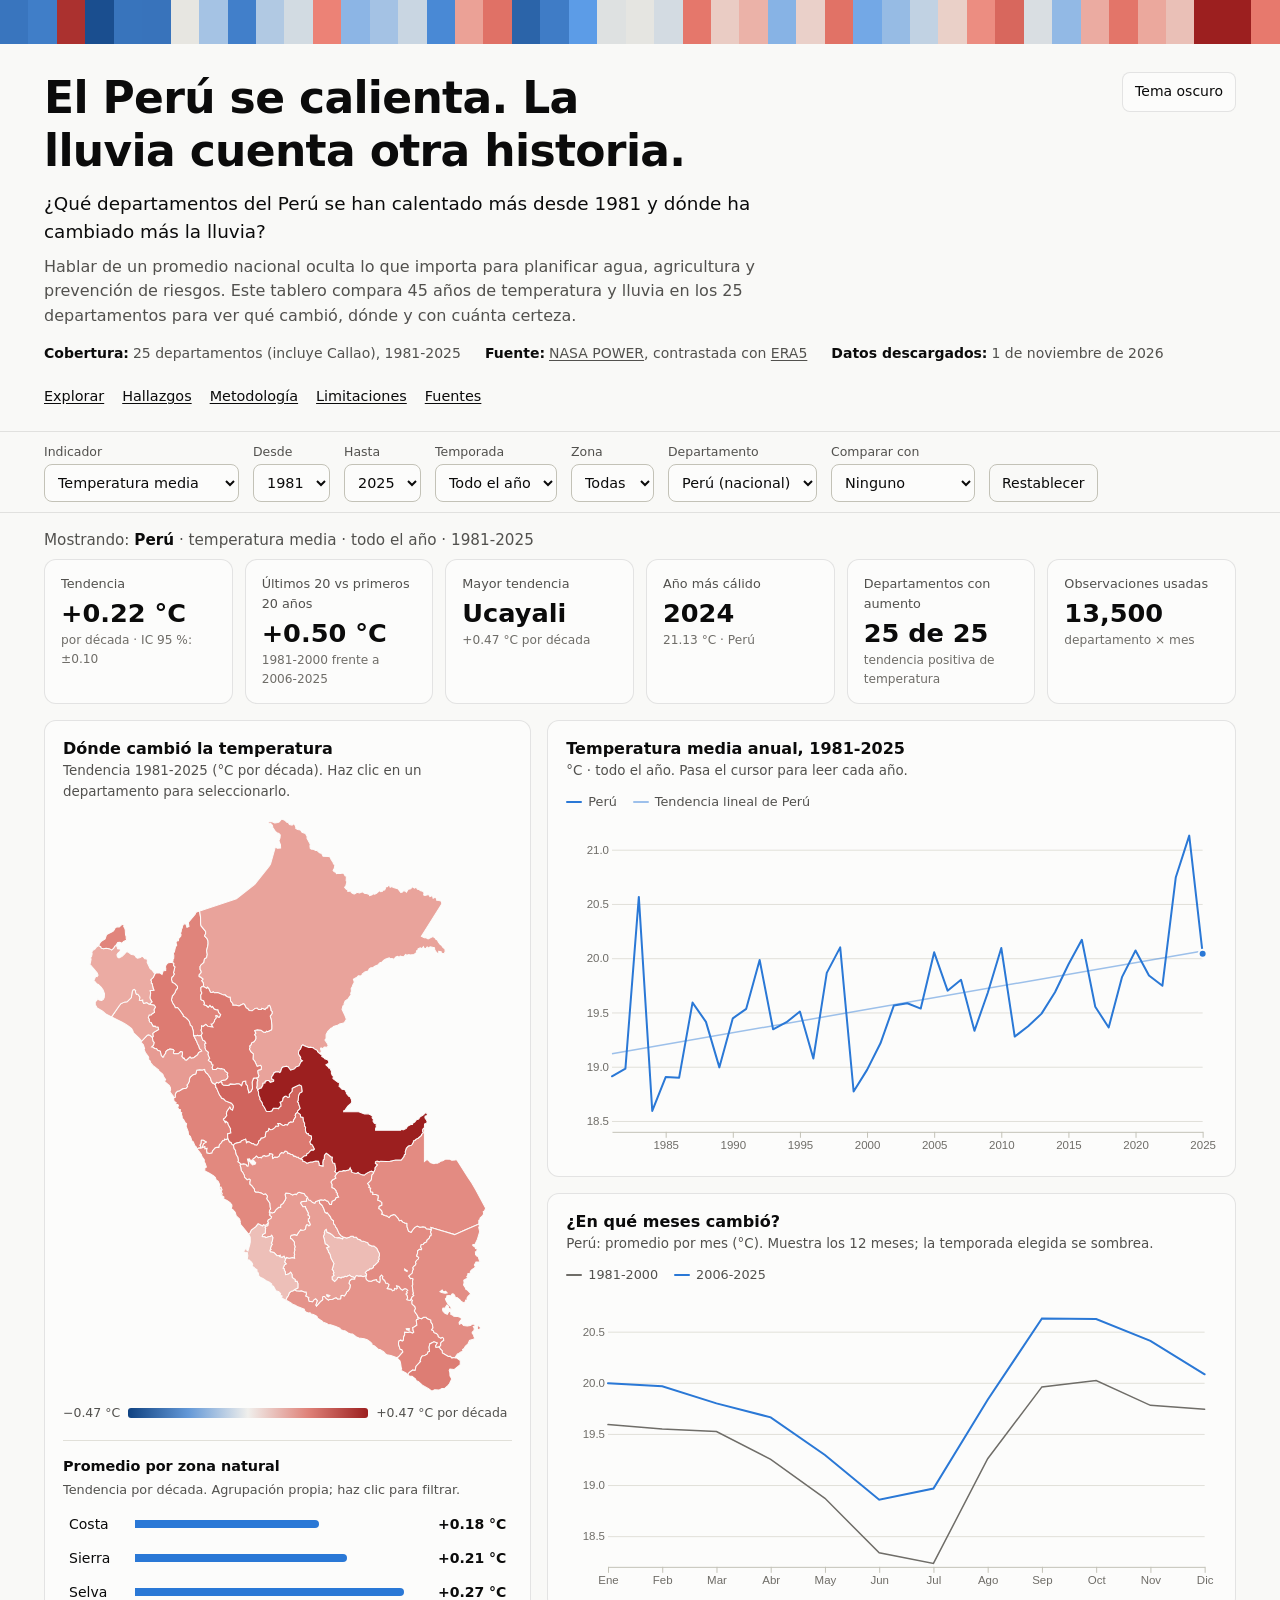
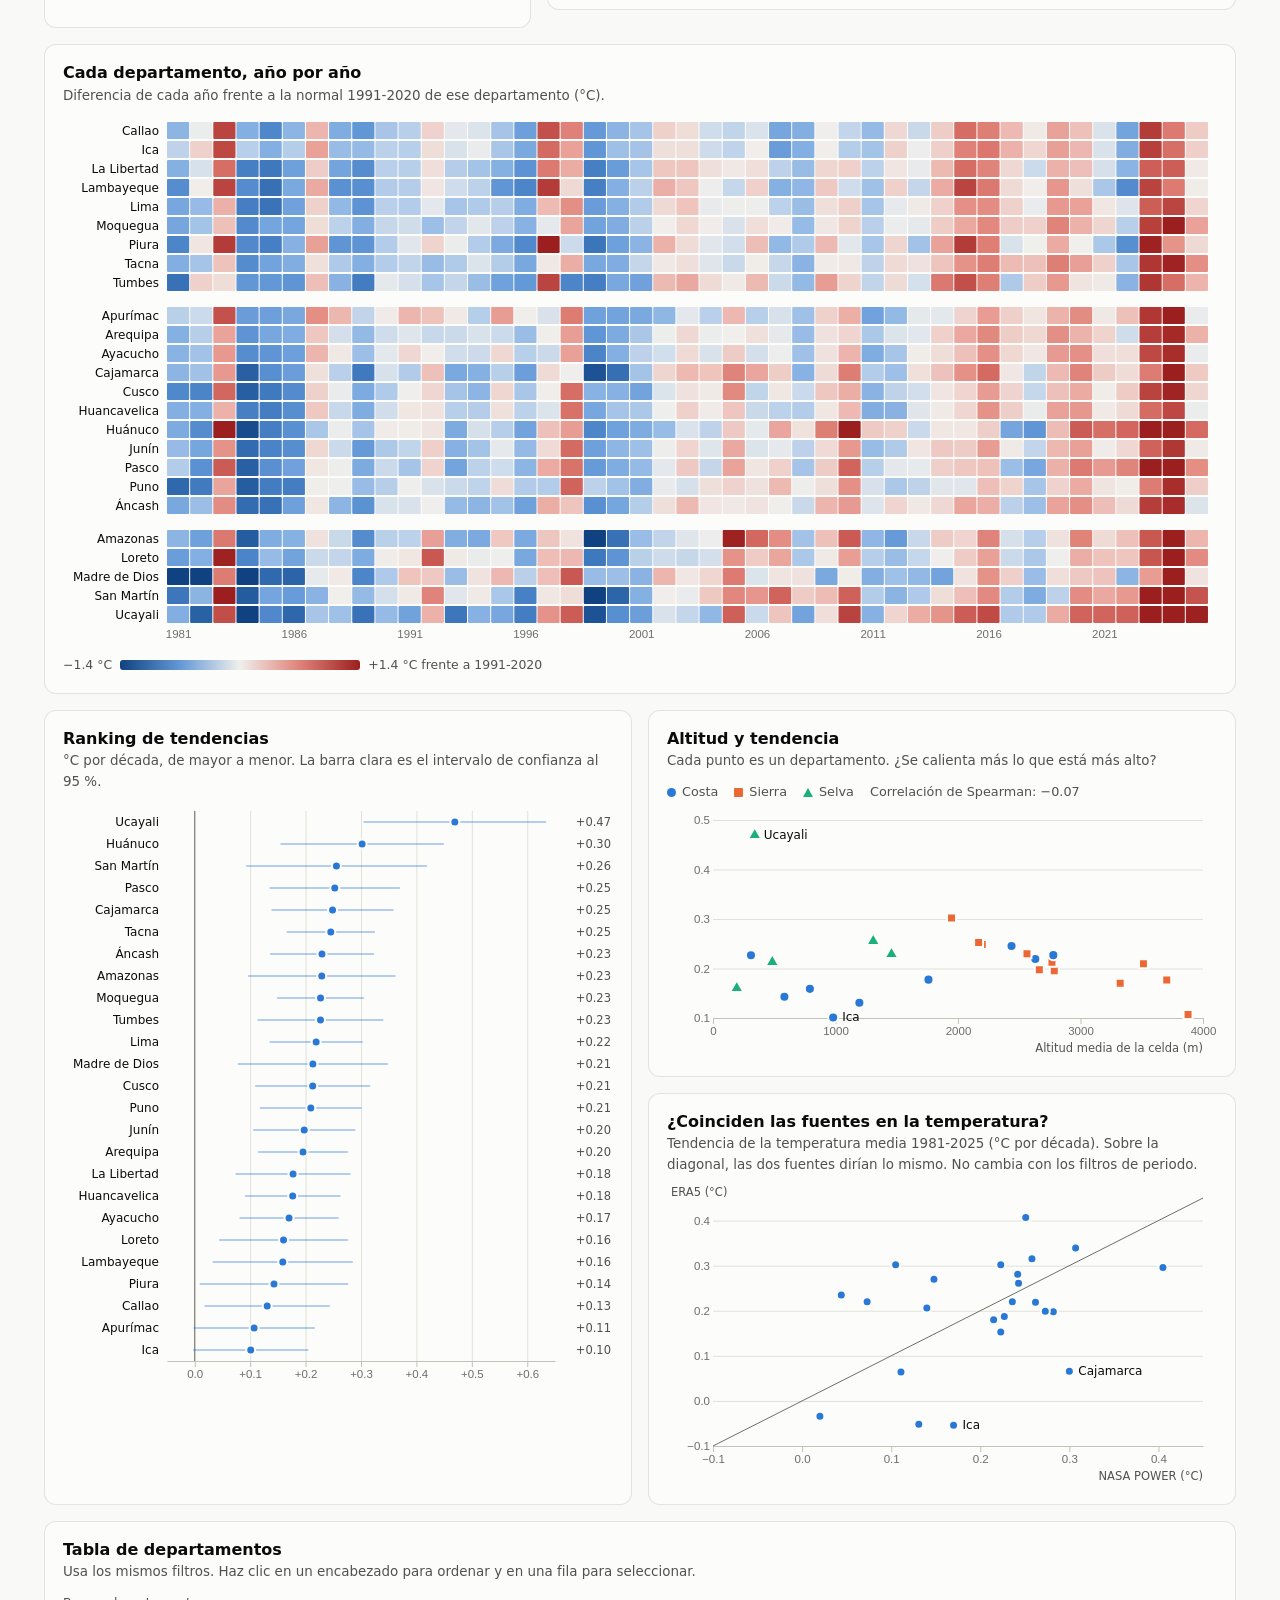
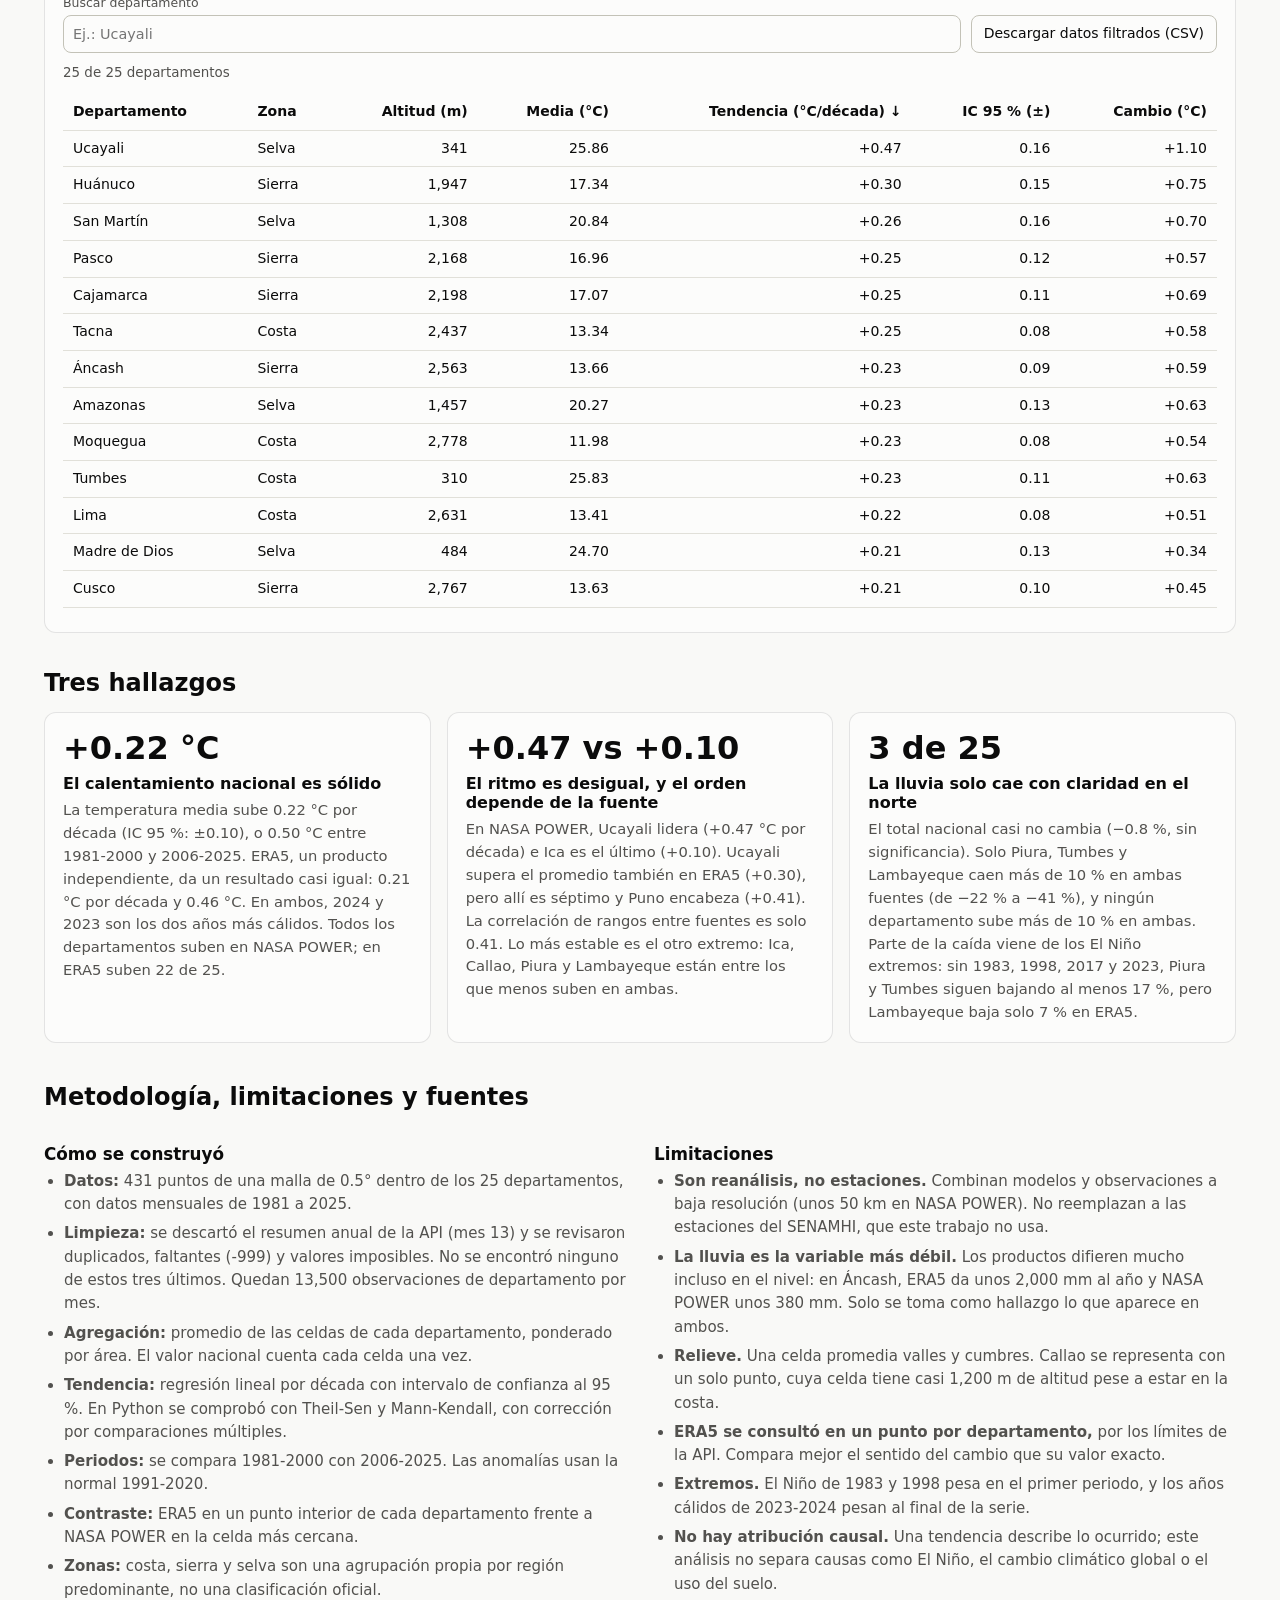
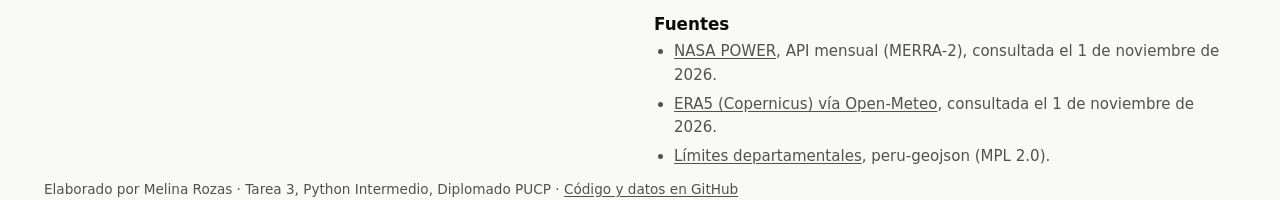
<file: index.html>
<!doctype html>
<html lang="es">
<head>
  <meta charset="utf-8">
  <meta name="viewport" content="width=device-width, initial-scale=1">
  <title>Clima del Perú</title>
  <meta name="description" content="Dashboard interactivo: qué departamentos del Perú se han calentado más desde 1981 y dónde ha cambiado más la lluvia.">
  <link rel="icon" href="data:,">
  <link rel="stylesheet" href="assets/estilos.css">
  <script src="assets/d3.min.js"></script>
</head>
<body>
  <div id="franjas" role="img" aria-label="Franjas de temperatura del Perú de 1981 a 2025: cada franja es un año, azul más frío y rojo más cálido que la normal 1991-2020"></div>

  <header class="contenedor cabecera">
    <div class="cabecera-fila">
      <h1>El Perú se calienta. La lluvia cuenta otra historia.</h1>
      <button id="tema" type="button">Tema oscuro</button>
    </div>
    <p class="pregunta">¿Qué departamentos del Perú se han calentado más desde 1981 y dónde ha cambiado más la lluvia?</p>
    <p class="contexto">Hablar de un promedio nacional oculta lo que importa para planificar agua, agricultura y prevención de riesgos. Este tablero compara 45 años de temperatura y lluvia en los 25 departamentos para ver qué cambió, dónde y con cuánta certeza.</p>
    <dl class="ficha">
      <div><dt>Cobertura:</dt><dd>25 departamentos (incluye Callao), 1981-2025</dd></div>
      <div><dt>Fuente:</dt><dd><a href="https://power.larc.nasa.gov/">NASA POWER</a>, contrastada con <a href="https://open-meteo.com/en/docs/historical-weather-api">ERA5</a></dd></div>
      <div><dt>Datos descargados:</dt><dd>1 de noviembre de 2026</dd></div>
    </dl>
    <nav class="anclas" aria-label="Secciones">
      <a href="#explorar">Explorar</a><a href="#hallazgos">Hallazgos</a><a href="#metodologia">Metodología</a><a href="#limitaciones">Limitaciones</a><a href="#fuentes">Fuentes</a>
    </nav>
  </header>

  <div class="filtros">
    <div class="contenedor filtros-fila" role="group" aria-label="Filtros">
      <label class="campo">Indicador<select id="f-ind"></select></label>
      <label class="campo">Desde<select id="f-desde"></select></label>
      <label class="campo">Hasta<select id="f-hasta"></select></label>
      <label class="campo">Temporada<select id="f-temporada"></select></label>
      <label class="campo">Zona<select id="f-zona"></select></label>
      <label class="campo">Departamento<select id="f-dep"></select></label>
      <label class="campo">Comparar con<select id="f-comp"></select></label>
      <button id="f-limpiar" class="boton" type="button">Restablecer</button>
    </div>
  </div>

  <main class="contenedor" id="explorar">
    <div id="alcance" aria-live="polite"></div>
    <p id="aviso-lluvia" class="aviso" hidden>Los valores de lluvia son de NASA POWER y en muchos departamentos no coinciden con ERA5. Revisa el gráfico de contraste antes de sacar conclusiones.</p>
    <div class="kpis" id="kpis"></div>

    <div class="rejilla" id="rejilla">
      <article class="tarjeta c5">
        <h3 id="titulo-mapa">Dónde cambió la temperatura</h3>
        <p class="sub" id="sub-mapa"></p>
        <div class="grafico" id="mapa"></div>
        <div class="escala" id="mapa-escala"></div>
        <div class="zonas-bloque">
          <h4>Promedio por zona natural</h4>
          <p>Tendencia por década. Agrupación propia; haz clic para filtrar.</p>
          <div id="zonas"></div>
        </div>
      </article>
      <div class="c7" style="display:grid;gap:16px;align-content:start;min-width:0">
        <article class="tarjeta">
          <h3 id="titulo-linea"></h3>
          <p class="sub" id="sub-linea"></p>
          <div class="leyenda" id="linea-leyenda"></div>
          <div class="grafico" id="linea"></div>
        </article>
        <article class="tarjeta">
          <h3>¿En qué meses cambió?</h3>
          <p class="sub" id="sub-estacional"></p>
          <div class="leyenda" id="estacional-leyenda"></div>
          <div class="grafico" id="estacional"></div>
        </article>
      </div>

      <article class="tarjeta c12">
        <h3>Cada departamento, año por año</h3>
        <p class="sub" id="sub-franjas"></p>
        <div class="grafico" id="franjas-depto"></div>
        <div class="escala" id="franjas-escala"></div>
      </article>

      <article class="tarjeta c6">
        <h3>Ranking de tendencias</h3>
        <p class="sub" id="sub-ranking"></p>
        <div class="grafico" id="ranking"></div>
      </article>
      <div class="c6" style="display:grid;gap:16px;align-content:start;min-width:0">
        <article class="tarjeta">
          <h3>Altitud y tendencia</h3>
          <p class="sub" id="sub-dispersion"></p>
          <div class="leyenda" id="dispersion-leyenda"></div>
          <div class="grafico" id="dispersion"></div>
        </article>
        <article class="tarjeta">
          <h3 id="titulo-contraste"></h3>
          <p class="sub" id="sub-contraste"></p>
          <div class="grafico" id="contraste"></div>
        </article>
      </div>

      <article class="tarjeta c12">
        <h3>Tabla de departamentos</h3>
        <p class="sub">Usa los mismos filtros. Haz clic en un encabezado para ordenar y en una fila para seleccionar.</p>
        <div class="tabla-control">
          <label class="campo">Buscar departamento<input id="buscar" type="search" placeholder="Ej.: Ucayali"></label>
          <button id="descargar" class="boton" type="button">Descargar datos filtrados (CSV)</button>
        </div>
        <p class="sub" id="tabla-nota" aria-live="polite"></p>
        <div class="tabla-caja"><table id="tabla"><thead></thead><tbody></tbody></table></div>
      </article>
    </div>

    <section class="texto" id="hallazgos">
      <h2>Tres hallazgos</h2>
      <div class="hallazgos"><article class="hallazgo">
          <div class="cifra">+0.22 °C</div>
          <h3>El calentamiento nacional es sólido</h3>
          <p>La temperatura media sube 0.22 °C por década (IC 95 %: ±0.10), o 0.50 °C entre 1981-2000 y 2006-2025. ERA5, un producto independiente, da un resultado casi igual: 0.21 °C por década y 0.46 °C. En ambos, 2024 y 2023 son los dos años más cálidos. Todos los departamentos suben en NASA POWER; en ERA5 suben 22 de 25.</p>
        </article>
        <article class="hallazgo">
          <div class="cifra">+0.47 vs +0.10</div>
          <h3>El ritmo es desigual, y el orden depende de la fuente</h3>
          <p>En NASA POWER, Ucayali lidera (+0.47 °C por década) e Ica es el último (+0.10). Ucayali supera el promedio también en ERA5 (+0.30), pero allí es séptimo y Puno encabeza (+0.41). La correlación de rangos entre fuentes es solo 0.41. Lo más estable es el otro extremo: Ica, Callao, Piura y Lambayeque están entre los que menos suben en ambas.</p>
        </article>
        <article class="hallazgo">
          <div class="cifra">3 de 25</div>
          <h3>La lluvia solo cae con claridad en el norte</h3>
          <p>El total nacional casi no cambia (−0.8 %, sin significancia). Solo Piura, Tumbes y Lambayeque caen más de 10 % en ambas fuentes (de −22 % a −41 %), y ningún departamento sube más de 10 % en ambas. Parte de la caída viene de los El Niño extremos: sin 1983, 1998, 2017 y 2023, Piura y Tumbes siguen bajando al menos 17 %, pero Lambayeque baja solo 7 % en ERA5.</p>
        </article></div>
    </section>

    <section class="texto" id="metodologia">
      <h2>Metodología, limitaciones y fuentes</h2>
      <div class="columnas"><div>
          <h3>Cómo se construyó</h3>
          <ul>
            <li><strong>Datos:</strong> 431 puntos de una malla de 0.5° dentro de los 25 departamentos, con datos mensuales de 1981 a 2025.</li>
            <li><strong>Limpieza:</strong> se descartó el resumen anual de la API (mes 13) y se revisaron duplicados, faltantes (-999) y valores imposibles. No se encontró ninguno de estos tres últimos. Quedan 13,500 observaciones de departamento por mes.</li>
            <li><strong>Agregación:</strong> promedio de las celdas de cada departamento, ponderado por área. El valor nacional cuenta cada celda una vez.</li>
            <li><strong>Tendencia:</strong> regresión lineal por década con intervalo de confianza al 95 %. En Python se comprobó con Theil-Sen y Mann-Kendall, con corrección por comparaciones múltiples.</li>
            <li><strong>Periodos:</strong> se compara 1981-2000 con 2006-2025. Las anomalías usan la normal 1991-2020.</li>
            <li><strong>Contraste:</strong> ERA5 en un punto interior de cada departamento frente a NASA POWER en la celda más cercana.</li>
            <li><strong>Zonas:</strong> costa, sierra y selva son una agrupación propia por región predominante, no una clasificación oficial.</li>
          </ul>
        </div>
        <div id="limitaciones">
          <h3>Limitaciones</h3>
          <ul>
            <li><strong>Son reanálisis, no estaciones.</strong> Combinan modelos y observaciones a baja resolución (unos 50 km en NASA POWER). No reemplazan a las estaciones del SENAMHI, que este trabajo no usa.</li>
            <li><strong>La lluvia es la variable más débil.</strong> Los productos difieren mucho incluso en el nivel: en Áncash, ERA5 da unos 2,000 mm al año y NASA POWER unos 380 mm. Solo se toma como hallazgo lo que aparece en ambos.</li>
            <li><strong>Relieve.</strong> Una celda promedia valles y cumbres. Callao se representa con un solo punto, cuya celda tiene casi 1,200 m de altitud pese a estar en la costa.</li>
            <li><strong>ERA5 se consultó en un punto por departamento,</strong> por los límites de la API. Compara mejor el sentido del cambio que su valor exacto.</li>
            <li><strong>Extremos.</strong> El Niño de 1983 y 1998 pesa en el primer periodo, y los años cálidos de 2023-2024 pesan al final de la serie.</li>
            <li><strong>No hay atribución causal.</strong> Una tendencia describe lo ocurrido; este análisis no separa causas como El Niño, el cambio climático global o el uso del suelo.</li>
          </ul>
          <h3 id="fuentes">Fuentes</h3>
          <ul>
            <li><a href="https://power.larc.nasa.gov/">NASA POWER</a>, API mensual (MERRA-2), consultada el 1 de noviembre de 2026.</li>
            <li><a href="https://open-meteo.com/en/docs/historical-weather-api">ERA5 (Copernicus) vía Open-Meteo</a>, consultada el 1 de noviembre de 2026.</li>
            <li><a href="https://github.com/juaneladio/peru-geojson">Límites departamentales</a>, peru-geojson (MPL 2.0).</li>
          </ul>
        </div></div>
    </section>
  </main>

  <footer class="contenedor">Elaborado por Melina Rozas · Tarea 3, Python Intermedio, Diplomado PUCP · <a href="https://github.com/serugiran96/diplomado_pucp_tareas_melinarozas/tree/main/tarea_3">Código y datos en GitHub</a></footer>
  <div id="ayuda" role="status"></div>
  <script src="assets/app.js"></script>
</body>
</html>
</file>
<file: assets/estilos.css>
:root {
  color-scheme: light;
  --plano: #f9f9f7;
  --superficie: #fcfcfb;
  --tinta: #0b0b0b;
  --tinta-2: #52514e;
  --tinta-3: #6f6d68;
  --reja: #e1e0d9;
  --eje: #c3c2b7;
  --borde: rgba(11, 11, 11, 0.10);
  --serie-1: #2a78d6;
  --serie-2: #eb6834;
  --serie-3: #1baf7a;
  --medio: #f0efec;
  --lavado: rgba(42, 120, 214, 0.08);
}
@media (prefers-color-scheme: dark) {
  :root:where(:not([data-theme="light"])) {
    color-scheme: dark;
    --plano: #0d0d0d;
    --superficie: #1a1a19;
    --tinta: #f0efec;
    --tinta-2: #c3c2b7;
    --tinta-3: #a3a198;
    --reja: #2c2c2a;
    --eje: #383835;
    --borde: rgba(255, 255, 255, 0.10);
    --serie-1: #3987e5;
    --serie-2: #d95926;
    --serie-3: #199e70;
    --medio: #383835;
    --lavado: rgba(57, 135, 229, 0.14);
  }
}
:root[data-theme="dark"] {
  color-scheme: dark;
  --plano: #0d0d0d;
  --superficie: #1a1a19;
  --tinta: #f0efec;
  --tinta-2: #c3c2b7;
  --tinta-3: #a3a198;
  --reja: #2c2c2a;
  --eje: #383835;
  --borde: rgba(255, 255, 255, 0.10);
  --serie-1: #3987e5;
  --serie-2: #d95926;
  --serie-3: #199e70;
  --medio: #383835;
  --lavado: rgba(57, 135, 229, 0.14);
}

* { box-sizing: border-box; }
html { scroll-behavior: smooth; scroll-padding-top: 150px; }
@media (prefers-reduced-motion: reduce) { html { scroll-behavior: auto; } }
body {
  margin: 0; background: var(--plano); color: var(--tinta);
  font: 16px/1.55 system-ui, -apple-system, "Segoe UI", sans-serif;
}
a { color: inherit; text-underline-offset: 2px; }
h1, h2, h3 { line-height: 1.2; margin: 0; font-weight: 650; }
.contenedor { max-width: 1240px; margin: 0 auto; padding: 0 24px; }

#franjas { display: flex; height: 44px; }
#franjas span { flex: 1; }

.cabecera { padding-top: 28px; padding-bottom: 20px; }
.cabecera-fila { display: flex; justify-content: space-between; gap: 24px; align-items: flex-start; }
h1 { font-size: clamp(1.75rem, 4vw, 2.75rem); letter-spacing: -0.015em; max-width: 22ch; }
.pregunta { font-size: 1.15rem; color: var(--tinta); margin: 12px 0 8px; max-width: 62ch; }
.contexto { color: var(--tinta-2); margin: 0 0 14px; max-width: 74ch; }
.ficha { display: flex; flex-wrap: wrap; gap: 6px 24px; margin: 0; font-size: 0.875rem; color: var(--tinta-2); }
.ficha dt { display: inline; font-weight: 600; color: var(--tinta); }
.ficha dd { display: inline; margin: 0 0 0 4px; }
nav.anclas { display: flex; flex-wrap: wrap; gap: 4px 18px; margin-top: 16px; font-size: 0.9rem; }
nav.anclas a { padding: 4px 0; }
#tema {
  flex: none; background: var(--superficie); color: var(--tinta); border: 1px solid var(--borde);
  border-radius: 8px; padding: 8px 12px; font: inherit; font-size: 0.875rem; cursor: pointer;
}

.filtros {
  position: sticky; top: 0; z-index: 20; background: var(--plano);
  border-top: 1px solid var(--borde); border-bottom: 1px solid var(--borde);
}
.filtros-fila { display: flex; flex-wrap: wrap; gap: 10px 14px; align-items: flex-end; padding-top: 10px; padding-bottom: 10px; }
.campo { display: flex; flex-direction: column; gap: 3px; font-size: 0.78rem; color: var(--tinta-2); min-width: 0; }
.campo select, .campo input {
  font: inherit; font-size: 0.9rem; color: var(--tinta); background: var(--superficie);
  border: 1px solid var(--eje); border-radius: 8px; padding: 7px 9px; min-height: 38px; max-width: 100%;
}
.boton {
  font: inherit; font-size: 0.875rem; color: var(--tinta); background: transparent; cursor: pointer;
  border: 1px solid var(--eje); border-radius: 8px; padding: 7px 12px; min-height: 38px;
}
.boton:hover { background: var(--lavado); }
:focus-visible { outline: 2px solid var(--serie-1); outline-offset: 2px; }

#alcance { padding-top: 16px; padding-bottom: 6px; font-size: 0.95rem; color: var(--tinta-2); min-height: 44px; }
#alcance strong { color: var(--tinta); }

.aviso { margin: 0 0 12px; padding: 10px 14px; border: 1px solid var(--eje); border-left: 4px solid var(--serie-2); border-radius: 8px; background: var(--superficie); font-size: 0.9rem; color: var(--tinta-2); }
.kpis { display: grid; grid-template-columns: repeat(6, 1fr); gap: 12px; margin-bottom: 16px; }
.kpi { background: var(--superficie); border: 1px solid var(--borde); border-radius: 12px; padding: 14px 16px; min-width: 0; }
.kpi .rotulo { font-size: 0.8rem; color: var(--tinta-2); }
.kpi .valor { font-size: 1.6rem; font-weight: 650; line-height: 1.2; margin: 4px 0 3px; overflow-wrap: anywhere; }
.kpi .nota { font-size: 0.76rem; color: var(--tinta-3); }

.rejilla { display: grid; grid-template-columns: repeat(12, 1fr); gap: 16px; }
.tarjeta { background: var(--superficie); border: 1px solid var(--borde); border-radius: 12px; padding: 18px; min-width: 0; }
.c5 { grid-column: span 5; } .c7 { grid-column: span 7; } .c12 { grid-column: span 12; } .c6 { grid-column: span 6; }
.tarjeta h3 { font-size: 1rem; }
.tarjeta .sub { font-size: 0.84rem; color: var(--tinta-2); margin: 3px 0 10px; }
.grafico { width: 100%; position: relative; }
.grafico svg { display: block; width: 100%; height: auto; overflow: visible; }
.leyenda { display: flex; flex-wrap: wrap; gap: 4px 16px; font-size: 0.8rem; color: var(--tinta-2); margin-bottom: 6px; min-height: 20px; }
.leyenda i { display: inline-block; width: 16px; height: 2px; vertical-align: middle; margin-right: 6px; border-radius: 1px; }
.leyenda i.pto { width: 9px; height: 9px; border-radius: 50%; }
.leyenda i.cua { width: 9px; height: 9px; border-radius: 1px; }
.leyenda i.tri { width: 0; height: 0; border-left: 5px solid transparent; border-right: 5px solid transparent; border-bottom: 9px solid; background: none; border-radius: 0; }
.escala { display: flex; align-items: center; gap: 8px; font-size: 0.78rem; color: var(--tinta-2); margin-top: 6px; }
.escala .barra { flex: 1; height: 10px; border-radius: 3px; max-width: 240px; }
.zonas-bloque { margin-top: 18px; padding-top: 14px; border-top: 1px solid var(--reja); }
.zonas-bloque h4 { margin: 0 0 2px; font-size: 0.9rem; font-weight: 650; }
.zonas-bloque p { margin: 0 0 8px; font-size: 0.8rem; color: var(--tinta-2); }
.zona-fila {
  display: grid; grid-template-columns: 56px 1fr 92px; gap: 10px; align-items: center; width: 100%; min-height: 34px;
  background: none; border: 0; border-radius: 6px; padding: 4px 6px; font: inherit; font-size: 0.875rem; color: var(--tinta); cursor: pointer; text-align: left;
}
.zona-fila:hover, .zona-fila.activa { background: var(--lavado); }
.zona-fila strong { text-align: right; font-weight: 600; font-variant-numeric: tabular-nums; }
.zona-pista { display: block; height: 8px; }
.zona-pista i { display: block; height: 8px; border-radius: 0 4px 4px 0; }
.eje text { fill: var(--tinta-3); font-size: 11.5px; font-variant-numeric: tabular-nums; }
.eje path, .eje line { stroke: var(--eje); }
.reja line { stroke: var(--reja); }
.reja path { display: none; }
.dep { stroke: var(--superficie); stroke-width: 1; cursor: pointer; }
.dep.apagado { opacity: 0.25; }
.dep:hover { stroke: var(--tinta); stroke-width: 1.5; }
.dep.activo { stroke: var(--tinta); stroke-width: 2.2; }
.etiqueta { fill: var(--tinta); font-size: 12px; }
.etiqueta-2 { fill: var(--tinta-2); font-size: 11.5px; }
.celda { cursor: pointer; }
.celda:hover { stroke: var(--tinta); stroke-width: 1; }

#ayuda {
  position: fixed; z-index: 50; pointer-events: none; background: var(--superficie); color: var(--tinta);
  border: 1px solid var(--borde); border-radius: 8px; padding: 8px 10px; font-size: 0.8rem; max-width: 250px;
  box-shadow: 0 4px 14px rgba(0, 0, 0, 0.14); display: none;
}
#ayuda b { display: block; font-size: 0.95rem; }
#ayuda .fila { display: flex; gap: 8px; align-items: baseline; }
#ayuda .fila i { width: 12px; height: 2px; flex: none; align-self: center; }
#ayuda span { color: var(--tinta-2); }

.tabla-caja { overflow-x: auto; max-height: 520px; overflow-y: auto; }
table { border-collapse: collapse; width: 100%; font-size: 0.875rem; }
th, td { padding: 7px 10px; text-align: right; border-bottom: 1px solid var(--reja); white-space: nowrap; font-variant-numeric: tabular-nums; }
th:first-child, td:first-child, th:nth-child(2), td:nth-child(2) { text-align: left; }
thead th { position: sticky; top: 0; background: var(--superficie); cursor: pointer; font-weight: 600; }
thead th:hover { color: var(--serie-1); }
tbody tr { cursor: pointer; }
tbody tr:hover { background: var(--lavado); }
tbody tr.activa { background: var(--lavado); font-weight: 600; }
.tabla-control { display: flex; gap: 10px; flex-wrap: wrap; margin-bottom: 10px; align-items: flex-end; }
.tabla-control .campo { flex: 1 1 200px; }
.tabla-control input { width: 100%; }

section.texto { padding: 36px 0 4px; }
section.texto h2 { font-size: 1.5rem; margin-bottom: 14px; }
.hallazgos { display: grid; grid-template-columns: repeat(3, 1fr); gap: 16px; }
.hallazgo { background: var(--superficie); border: 1px solid var(--borde); border-radius: 12px; padding: 18px; }
.hallazgo .cifra { font-size: 2rem; font-weight: 650; line-height: 1.1; }
.hallazgo h3 { font-size: 1rem; margin: 8px 0 6px; }
.hallazgo p { margin: 0; font-size: 0.92rem; color: var(--tinta-2); }
.columnas { display: grid; grid-template-columns: 1fr 1fr; gap: 28px; }
.columnas h3 { font-size: 1.05rem; margin: 18px 0 6px; }
.columnas p, .columnas li { font-size: 0.94rem; color: var(--tinta-2); }
.columnas ul { padding-left: 20px; margin: 6px 0; }
.columnas li { margin-bottom: 6px; }
footer { display: block; padding-top: 28px; padding-bottom: 44px; font-size: 0.85rem; color: var(--tinta-2); }

@media (max-width: 1080px) {
  .kpis { grid-template-columns: repeat(3, 1fr); }
  .c5, .c7, .c6 { grid-column: span 12; }
  .hallazgos, .columnas { grid-template-columns: 1fr; }
}
@media (max-width: 640px) {
  .contenedor { padding: 0 16px; }
  .kpis { grid-template-columns: repeat(2, 1fr); }
  .kpi .valor { font-size: 1.3rem; }
  .filtros { position: static; }
  .filtros-fila { display: grid; grid-template-columns: 1fr 1fr; }
  .campo select { width: 100%; }
  html { scroll-padding-top: 10px; }
  .cabecera-fila { flex-direction: column-reverse; gap: 10px; }
  .tarjeta { padding: 14px; }
}
</file>
